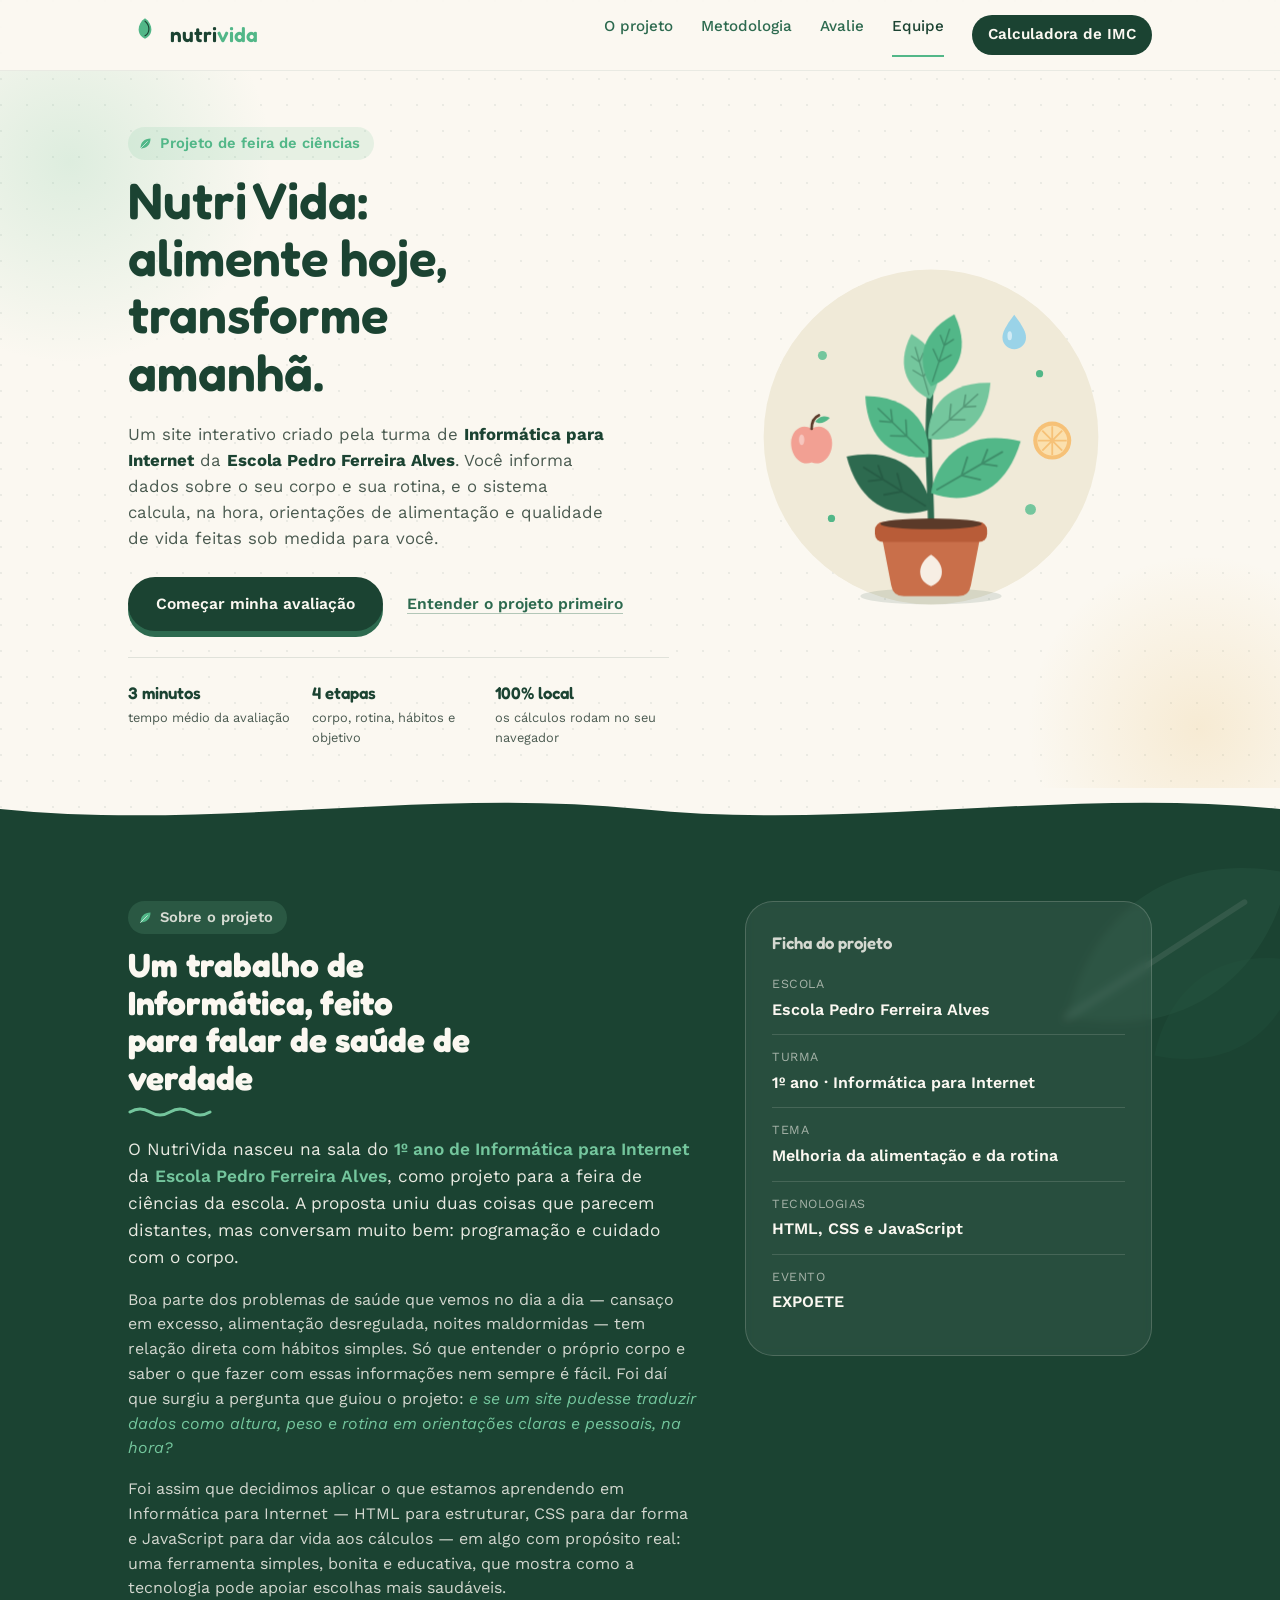
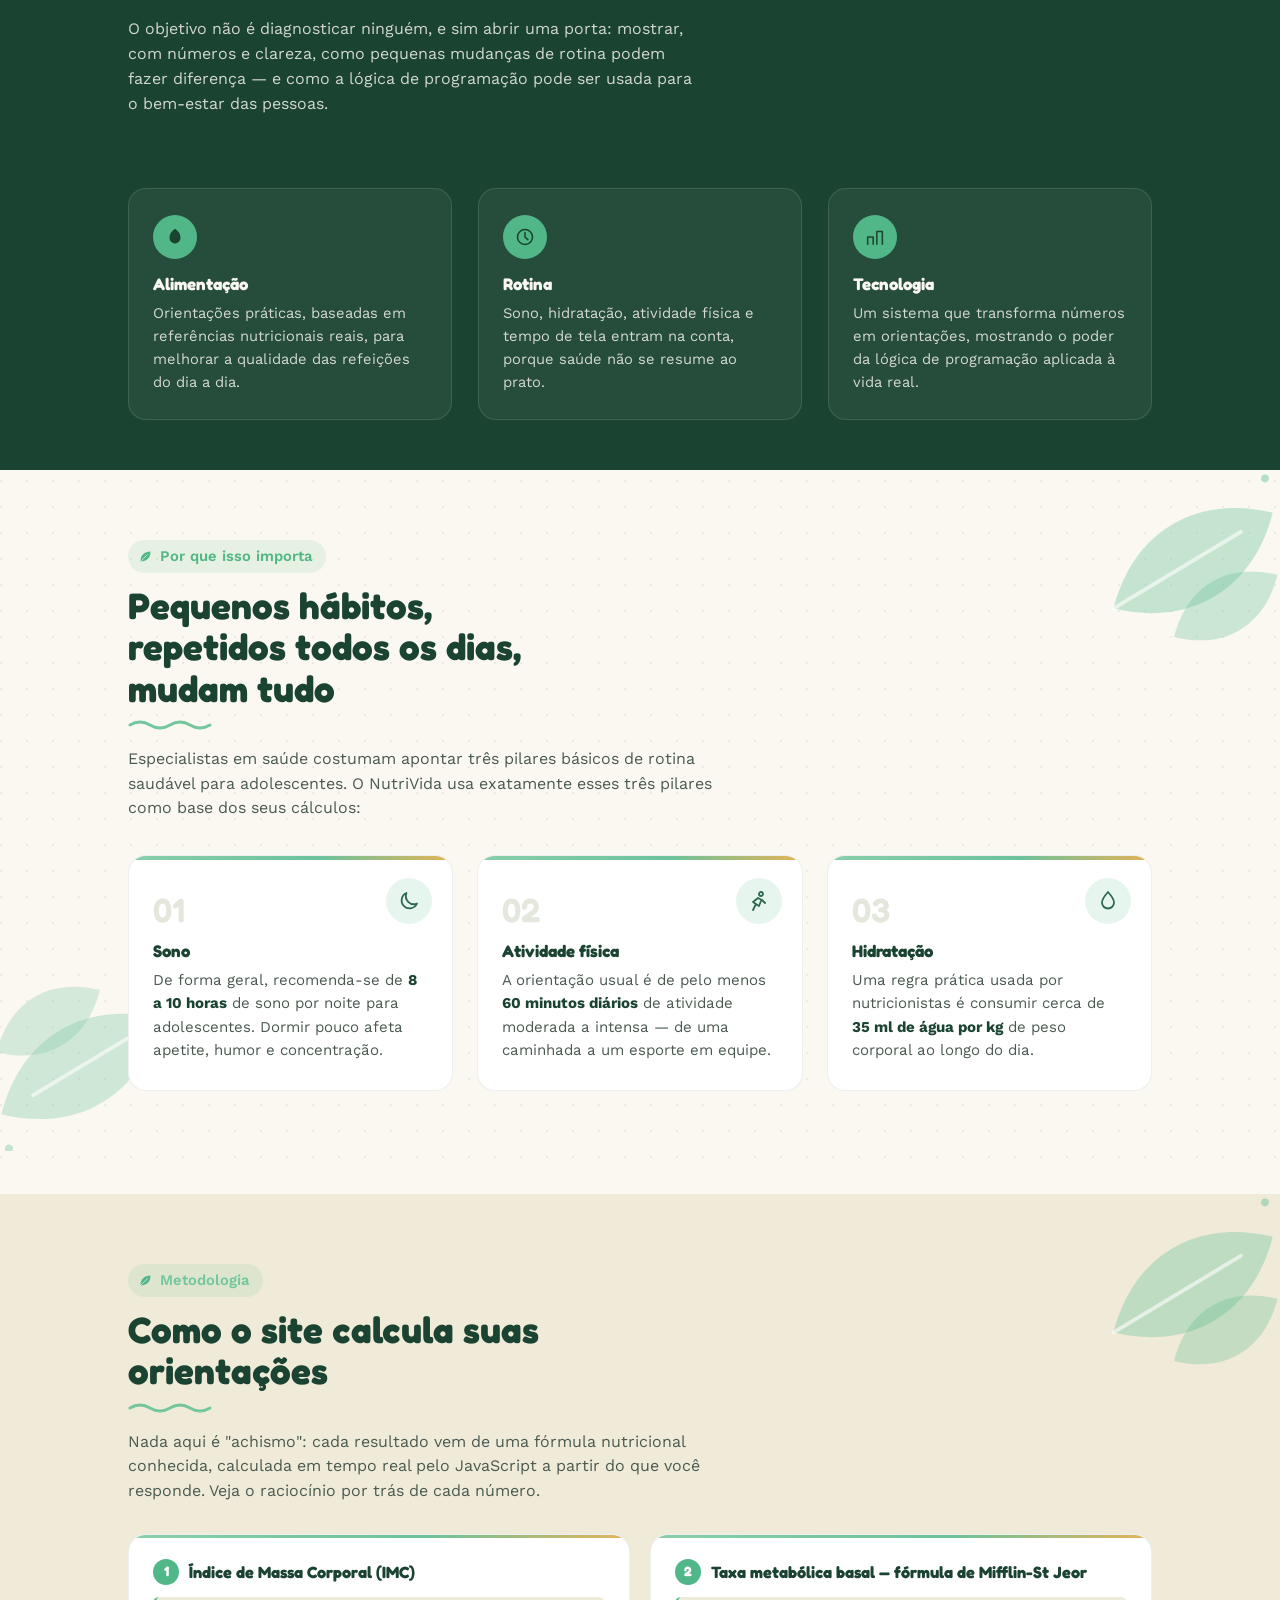
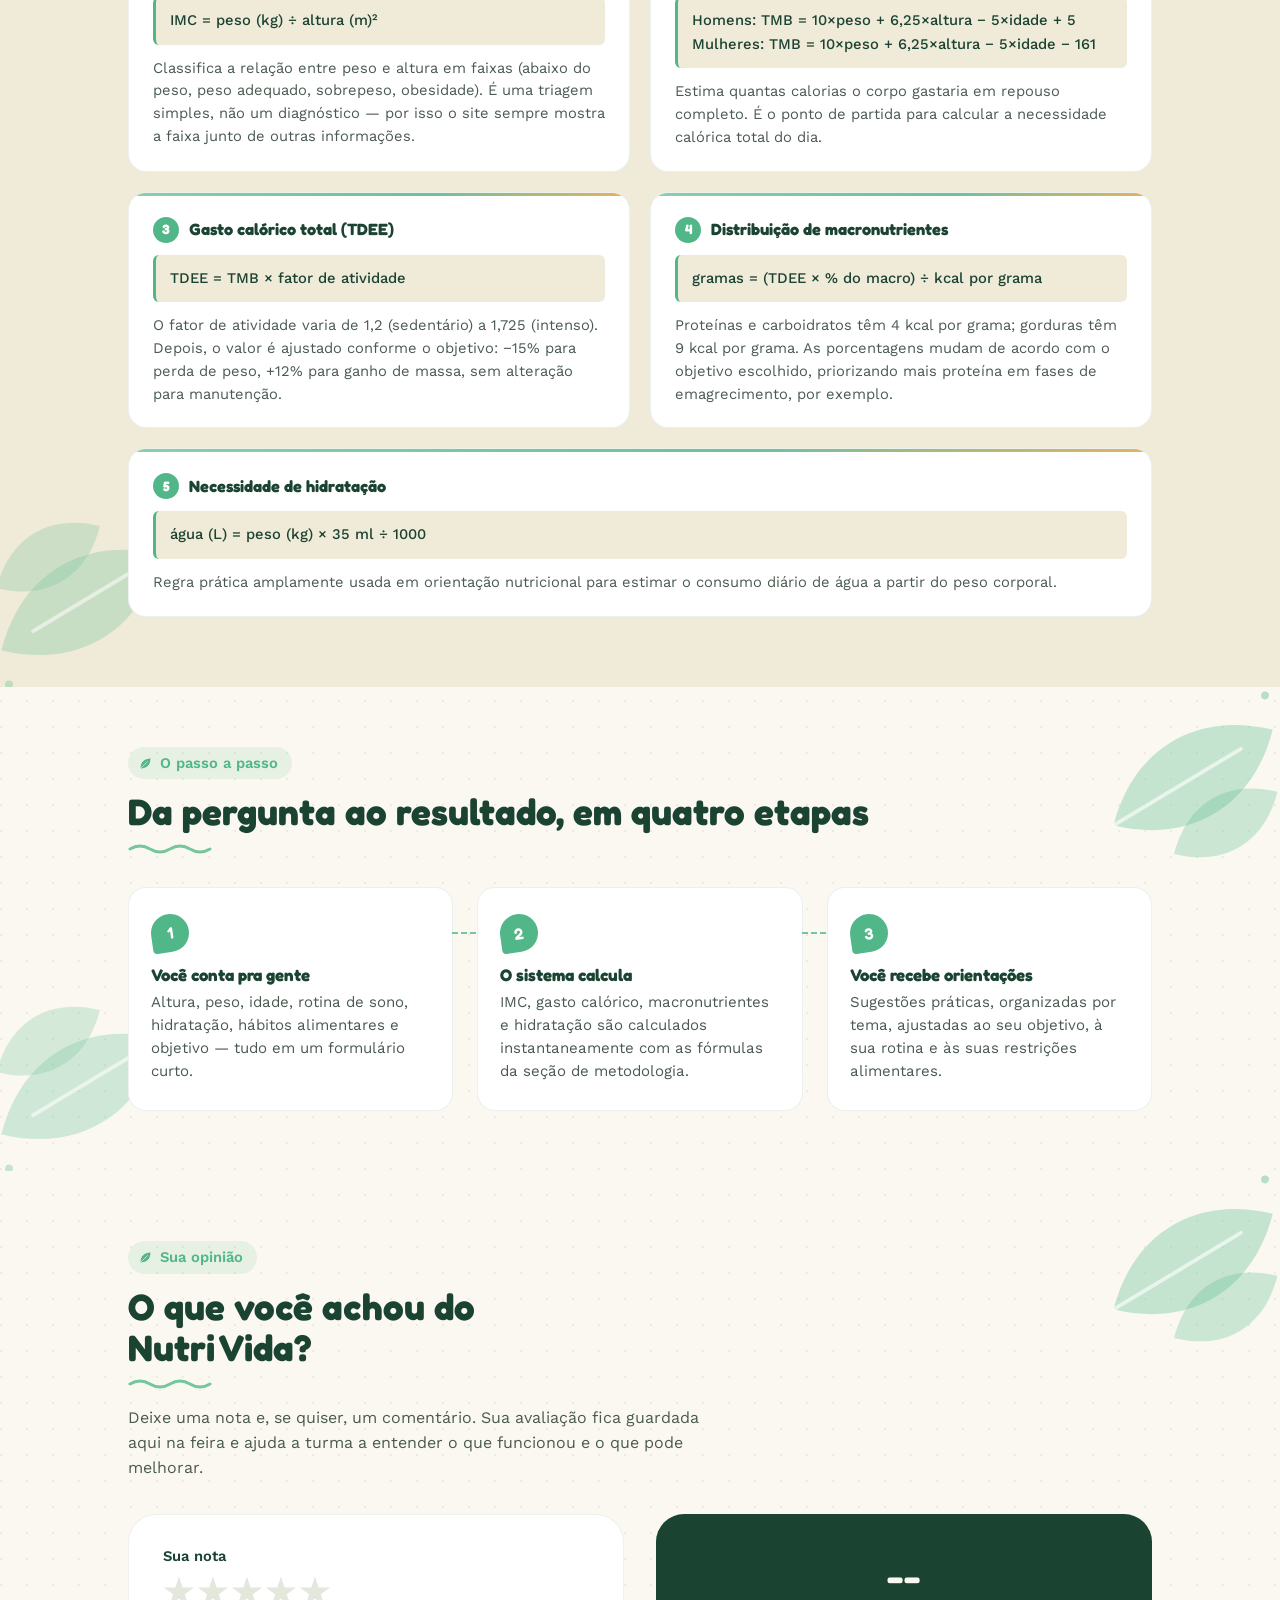
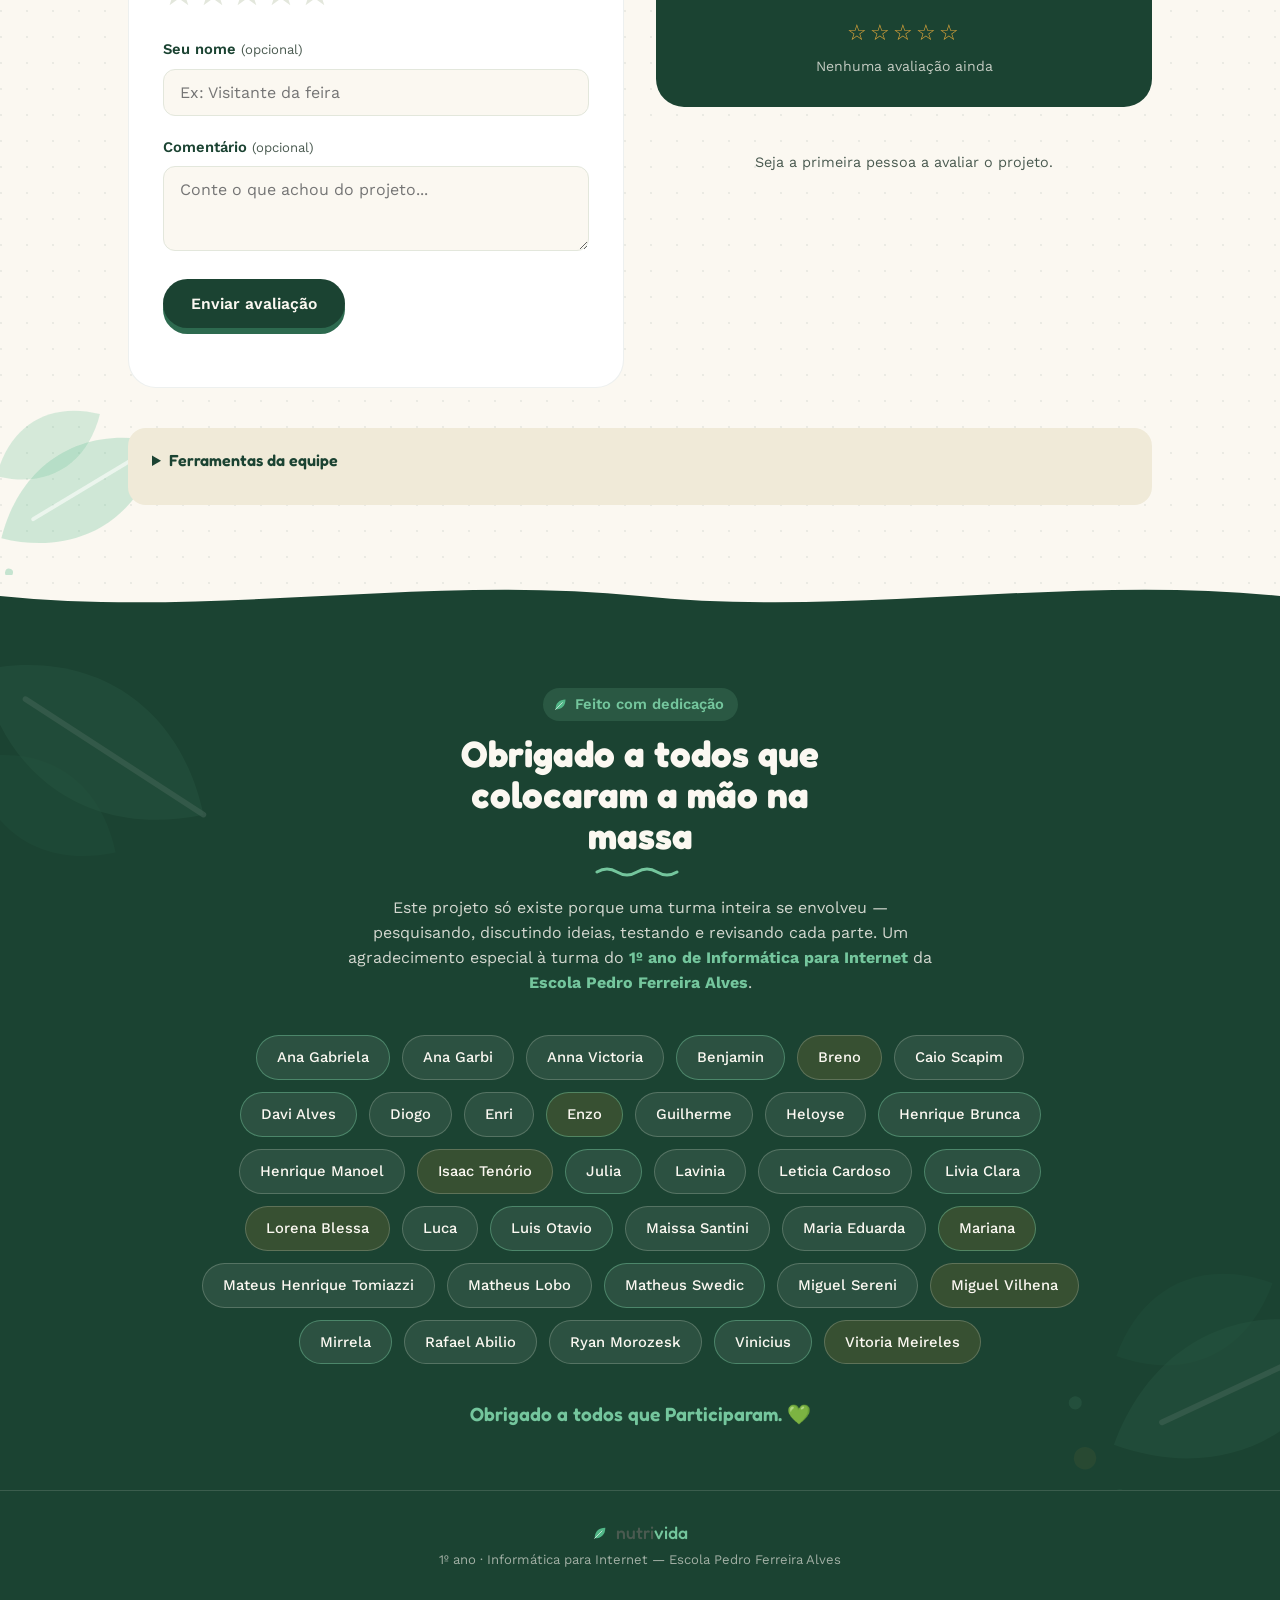
<file: index.html>
<!DOCTYPE html>
<html lang="pt-BR">
<head>
<meta charset="UTF-8">
<meta name="viewport" content="width=device-width, initial-scale=1.0">
<title>Nutri Vida — Alimente hoje, transforme amanhã</title>
<meta name="description" content="Projeto Expoete 1º Informática para Internet, Escola Pedro Ferreira Alves: um site interativo que transforma dados de corpo e rotina em orientações de alimentação e qualidade de vida.">
<link rel="icon" type="image/svg+xml" href="favicon.svg">
<link rel="preconnect" href="https://fonts.googleapis.com">
<link rel="preconnect" href="https://fonts.gstatic.com" crossorigin>
<link href="https://fonts.googleapis.com/css2?family=Fredoka:wght@500;600;700&family=Work+Sans:ital,wght@0,400;0,500;0,600;1,400&display=swap" rel="stylesheet">
<link rel="stylesheet" href="style.css">
</head>
<body>

<a class="skip-link" href="#conteudo">Pular para o conteúdo</a>

<header class="site-header">
  <div class="wrap header-inner">
    <a href="#topo" class="brand">
      <span class="brand-mark" aria-hidden="true">
        <svg viewBox="0 0 48 48" width="34" height="34">
          <path d="M24 6c6 4 9 10 9 16 0 6-4 11-9 13-5-2-9-7-9-13 0-6 3-12 9-16Z" fill="var(--leaf)"/>
          <path d="M24 10c3.5 3 5.5 7 5.5 11 0 4.3-2.6 8-5.5 9.6" fill="none" stroke="var(--forest)" stroke-width="1.6" stroke-linecap="round"/>
        </svg>
      </span>
      <span class="brand-word">nutri<span class="brand-word-accent">vida</span></span>
    </a>
    <nav class="main-nav" aria-label="Navegação principal">
      <a data-nav href="#projeto">O projeto</a>
      <a data-nav href="#metodologia">Metodologia</a>
      <a data-nav href="#avaliacoes">Avalie</a>
      <a data-nav href="#equipe">Equipe</a>
      <a class="nav-cta" href="calculadora.html">Calculadora de IMC</a>
    </nav>
    <button type="button" class="nav-toggle" id="nav-toggle" aria-expanded="false" aria-controls="mobile-nav" aria-label="Abrir menu">
      <span></span><span></span><span></span>
    </button>
  </div>
  <nav id="mobile-nav" class="mobile-nav" aria-label="Navegação móvel">
    <a href="#projeto">O projeto</a>
    <a href="#metodologia">Metodologia</a>
    <a href="#avaliacoes">Avalie</a>
    <a href="#equipe">Equipe</a>
    <a class="nav-cta" href="calculadora.html">Calculadora de IMC</a>
  </nav>
</header>

<main id="conteudo">

  <section class="hero" id="topo">
    <div class="wrap hero-inner">
      <div class="hero-copy reveal">
        <p class="hero-kicker">Projeto de feira de ciências</p>
        <h1>Nutri Vida: alimente hoje,<br>transforme amanhã.</h1>
        <p class="hero-lead">Um site interativo criado pela turma de <strong>Informática para Internet</strong> da <strong>Escola Pedro Ferreira Alves</strong>. Você informa dados sobre o seu corpo e sua rotina, e o sistema calcula, na hora, orientações de alimentação e qualidade de vida feitas sob medida para você.</p>
        <div class="hero-actions">
          <a href="calculadora.html" class="btn btn-primary">Começar minha avaliação</a>
          <a href="#projeto" class="btn btn-text">Entender o projeto primeiro</a>
        </div>
        <dl class="hero-facts">
          <div>
            <dt>3 minutos</dt>
            <dd>tempo médio da avaliação</dd>
          </div>
          <div>
            <dt>4 etapas</dt>
            <dd>corpo, rotina, hábitos e objetivo</dd>
          </div>
          <div>
            <dt>100% local</dt>
            <dd>os cálculos rodam no seu navegador</dd>
          </div>
        </dl>
      </div>
      <div class="hero-art" aria-hidden="true">
        <svg viewBox="0 0 420 420" class="hero-svg">
          <defs>
            <!-- folha desenhada com a base na origem (0,0), apontando para cima -->
            <g id="folha">
              <path d="M0 0 C 20 -16 36 -50 0 -88 C -36 -50 -20 -16 0 0Z"/>
              <path class="folha-nervura" d="M0 -6 L0 -70 M0 -30 L11 -42 M0 -30 L-11 -42 M0 -50 L8 -60 M0 -50 L-8 -60"/>
            </g>
          </defs>

          <circle cx="210" cy="210" r="185" fill="var(--cream-deep)"/>
          <ellipse cx="210" cy="386" rx="78" ry="9" fill="rgba(27,67,50,0.12)"/>

          <g class="planta">
            <!-- caule -->
            <path d="M210 306 C 210 262 204 214 210 150" fill="none" stroke="var(--mid)" stroke-width="7" stroke-linecap="round"/>

            <!-- folhas: o grupo de fora posiciona, o de dentro balança a partir da base -->
            <g transform="translate(210 290) rotate(-58) scale(1.25)"><g class="folha-mov m1"><use href="#folha" fill="var(--mid)"/></g></g>
            <g transform="translate(210 272) rotate(60) scale(1.3)"><g class="folha-mov m2"><use href="#folha" fill="var(--leaf)"/></g></g>
            <g transform="translate(207 232) rotate(-46) scale(1.1)"><g class="folha-mov m3"><use href="#folha" fill="var(--leaf)"/></g></g>
            <g transform="translate(207 212) rotate(48) scale(1.05)"><g class="folha-mov m4"><use href="#folha" fill="var(--mint)"/></g></g>
            <g transform="translate(209 168) rotate(-16) scale(0.85)"><g class="folha-mov m5"><use href="#folha" fill="var(--mint)"/></g></g>
            <g transform="translate(210 154) rotate(18) scale(0.95)"><g class="folha-mov m6"><use href="#folha" fill="var(--leaf)"/></g></g>
          </g>

          <!-- vaso -->
          <path d="M156 322 L264 322 L254 374 Q252 386 240 386 L180 386 Q168 386 166 374 Z" fill="#C96F4A"/>
          <rect x="148" y="304" width="124" height="22" rx="9" fill="#B85C38"/>
          <ellipse cx="210" cy="306" rx="56" ry="6" fill="#5B3A29"/>
          <path d="M210 340 c8 5 12 12 12 19 0 8-5 13-12 16 -7-3-12-8-12-16 0-7 4-14 12-19Z" fill="var(--cream)" opacity="0.92"/>

          <g class="frutas">
            <g transform="translate(78 214)"><g class="fruta"><path d="M0 -13C-12 -21 -26 -9 -22 9C-19 22 -8 28 0 24C8 28 19 22 22 9C26 -9 12 -21 0 -13Z" fill="#F2A093"/><path d="M0 -13C0 -21 3 -26 8 -28" stroke="#5B3A29" stroke-width="3" fill="none" stroke-linecap="round"/><path d="M4 -21C10 -29 18 -27 20 -25C14 -19 8 -18 4 -21Z" fill="var(--leaf)"/><ellipse cx="-11" cy="-1" rx="3" ry="6" fill="#fff" opacity=".4"/></g></g>
            <g transform="translate(344 214)"><g class="fruta f2"><circle r="21" fill="#F6C177"/><circle r="16.5" fill="#FBE0AE"/><path d="M0 -16V16M-16 0H16M-11 -11L11 11M11 -11L-11 11" stroke="#F6C177" stroke-width="2"/></g></g>
            <g transform="translate(302 92)"><g class="fruta f3"><path d="M0 -17C10 -4 13 3 13 8A13 13 0 0 1 -13 8C-13 3 -10 -4 0 -17Z" fill="#9AD3E8"/><ellipse cx="-5" cy="6" rx="2.5" ry="5" fill="#fff" opacity=".55"/></g></g>
          </g>

          <g class="orbit-dots">
            <circle cx="90" cy="120" r="5" fill="var(--mint)"/>
            <circle cx="330" cy="140" r="4" fill="var(--leaf)"/>
            <circle cx="100" cy="300" r="4" fill="var(--leaf)"/>
            <circle cx="320" cy="290" r="6" fill="var(--mint)"/>
          </g>
        </svg>
      </div>
    </div>
  </section>

  <div class="divider divider-a" aria-hidden="true">
    <svg viewBox="0 0 1200 60" preserveAspectRatio="none"><path d="M0 30 C 200 60 400 0 600 30 C 800 60 1000 0 1200 30 L1200 60 L0 60 Z"></path></svg>
  </div>

  <section class="project" id="projeto">
    <div class="wrap project-inner">
      <div class="project-copy reveal">
        <p class="section-kicker section-kicker-light">Sobre o projeto</p>
        <h2>Um trabalho de Informática, feito para falar de saúde de verdade</h2>
        <p class="project-lead">O NutriVida nasceu na sala do <strong>1º ano de Informática para Internet</strong> da <strong>Escola Pedro Ferreira Alves</strong>, como projeto para a feira de ciências da escola. A proposta uniu duas coisas que parecem distantes, mas conversam muito bem: programação e cuidado com o corpo.</p>
        <p>Boa parte dos problemas de saúde que vemos no dia a dia — cansaço em excesso, alimentação desregulada, noites maldormidas — tem relação direta com hábitos simples. Só que entender o próprio corpo e saber o que fazer com essas informações nem sempre é fácil. Foi daí que surgiu a pergunta que guiou o projeto: <em>e se um site pudesse traduzir dados como altura, peso e rotina em orientações claras e pessoais, na hora?</em></p>
        <p>Foi assim que decidimos aplicar o que estamos aprendendo em Informática para Internet — HTML para estruturar, CSS para dar forma e JavaScript para dar vida aos cálculos — em algo com propósito real: uma ferramenta simples, bonita e educativa, que mostra como a tecnologia pode apoiar escolhas mais saudáveis.</p>
        <p>O objetivo não é diagnosticar ninguém, e sim abrir uma porta: mostrar, com números e clareza, como pequenas mudanças de rotina podem fazer diferença — e como a lógica de programação pode ser usada para o bem-estar das pessoas.</p>
      </div>

      <aside class="project-card reveal" aria-label="Ficha do projeto">
        <p class="project-card-label">Ficha do projeto</p>
        <dl>
          <div class="project-card-row">
            <dt>Escola</dt>
            <dd>Escola Pedro Ferreira Alves</dd>
          </div>
          <div class="project-card-row">
            <dt>Turma</dt>
            <dd>1º ano · Informática para Internet</dd>
          </div>
          <div class="project-card-row">
            <dt>Tema</dt>
            <dd>Melhoria da alimentação e da rotina</dd>
          </div>
          <div class="project-card-row">
            <dt>Tecnologias</dt>
            <dd>HTML, CSS e JavaScript</dd>
          </div>
          <div class="project-card-row">
            <dt>Evento</dt>
            <dd>EXPOETE</dd>
          </div>
        </dl>
      </aside>
    </div>

    <div class="wrap">
      <div class="pillars">
        <div class="pillar reveal">
          <span class="pillar-icon" aria-hidden="true">
            <svg viewBox="0 0 24 24"><path class="icon-filled" d="M12 3c4 2.5 6 6 6 10a6 6 0 0 1-12 0c0-4 2-7.5 6-10Z"/></svg>
          </span>
          <h3>Alimentação</h3>
          <p>Orientações práticas, baseadas em referências nutricionais reais, para melhorar a qualidade das refeições do dia a dia.</p>
        </div>
        <div class="pillar reveal">
          <span class="pillar-icon" aria-hidden="true">
            <svg viewBox="0 0 24 24"><circle cx="12" cy="12" r="8.2"/><path d="M12 7.2v5l3.2 2.6"/></svg>
          </span>
          <h3>Rotina</h3>
          <p>Sono, hidratação, atividade física e tempo de tela entram na conta, porque saúde não se resume ao prato.</p>
        </div>
        <div class="pillar reveal">
          <span class="pillar-icon" aria-hidden="true">
            <svg viewBox="0 0 24 24"><path d="M4 20 L4 12 L10 12 L10 20 M14 20 L14 6 L20 6 L20 20"/></svg>
          </span>
          <h3>Tecnologia</h3>
          <p>Um sistema que transforma números em orientações, mostrando o poder da lógica de programação aplicada à vida real.</p>
        </div>
      </div>
    </div>
  </section>

  <section class="reasons" id="importancia">
    <div class="wrap">
      <p class="section-kicker">Por que isso importa</p>
      <h2 class="reveal">Pequenos hábitos, repetidos todos os dias, mudam tudo</h2>
      <p class="reasons-lead reveal">Especialistas em saúde costumam apontar três pilares básicos de rotina saudável para adolescentes. O NutriVida usa exatamente esses três pilares como base dos seus cálculos:</p>

      <div class="reasons-grid">
        <div class="reason-card reveal">
          <span class="reason-icon" aria-hidden="true"><svg viewBox="0 0 24 24"><path d="M20 14.5A8 8 0 0 1 9.5 4a8 8 0 1 0 10.5 10.5Z"/></svg></span>
          <span class="reason-number">01</span>
          <h3>Sono</h3>
          <p>De forma geral, recomenda-se de <strong>8 a 10 horas</strong> de sono por noite para adolescentes. Dormir pouco afeta apetite, humor e concentração.</p>
        </div>
        <div class="reason-card reveal">
          <span class="reason-icon" aria-hidden="true"><svg viewBox="0 0 24 24"><circle cx="14" cy="5" r="2"/><path d="M6 21l3-6 3 2 2-5M9 15l-3-2 5-4 4 2 3 3"/></svg></span>
          <span class="reason-number">02</span>
          <h3>Atividade física</h3>
          <p>A orientação usual é de pelo menos <strong>60 minutos diários</strong> de atividade moderada a intensa — de uma caminhada a um esporte em equipe.</p>
        </div>
        <div class="reason-card reveal">
          <span class="reason-icon" aria-hidden="true"><svg viewBox="0 0 24 24"><path d="M12 3c4 4.5 6 7.5 6 10.5a6 6 0 0 1-12 0C6 10.5 8 7.5 12 3Z"/></svg></span>
          <span class="reason-number">03</span>
          <h3>Hidratação</h3>
          <p>Uma regra prática usada por nutricionistas é consumir cerca de <strong>35 ml de água por kg</strong> de peso corporal ao longo do dia.</p>
        </div>
      </div>
    </div>
  </section>

  <div class="divider divider-b" aria-hidden="true">
    <svg viewBox="0 0 1200 60" preserveAspectRatio="none"><path d="M0 30 C 200 0 400 60 600 30 C 800 0 1000 60 1200 30 L1200 60 L0 60 Z"></path></svg>
  </div>

  <section class="methodology" id="metodologia">
    <div class="wrap">
      <p class="section-kicker section-kicker-light">Metodologia</p>
      <h2 class="reveal">Como o site calcula suas orientações</h2>
      <p class="methodology-lead reveal">Nada aqui é "achismo": cada resultado vem de uma fórmula nutricional conhecida, calculada em tempo real pelo JavaScript a partir do que você responde. Veja o raciocínio por trás de cada número.</p>

      <div class="formula-list">
        <article class="formula-card reveal">
          <h3><span class="formula-index">1</span> Índice de Massa Corporal (IMC)</h3>
          <p class="formula-expr">IMC = peso (kg) ÷ altura (m)²</p>
          <p>Classifica a relação entre peso e altura em faixas (abaixo do peso, peso adequado, sobrepeso, obesidade). É uma triagem simples, não um diagnóstico — por isso o site sempre mostra a faixa junto de outras informações.</p>
        </article>

        <article class="formula-card reveal">
          <h3><span class="formula-index">2</span> Taxa metabólica basal — fórmula de Mifflin-St Jeor</h3>
          <p class="formula-expr">Homens: TMB = 10×peso + 6,25×altura − 5×idade + 5<br>Mulheres: TMB = 10×peso + 6,25×altura − 5×idade − 161</p>
          <p>Estima quantas calorias o corpo gastaria em repouso completo. É o ponto de partida para calcular a necessidade calórica total do dia.</p>
        </article>

        <article class="formula-card reveal">
          <h3><span class="formula-index">3</span> Gasto calórico total (TDEE)</h3>
          <p class="formula-expr">TDEE = TMB × fator de atividade</p>
          <p>O fator de atividade varia de 1,2 (sedentário) a 1,725 (intenso). Depois, o valor é ajustado conforme o objetivo: −15% para perda de peso, +12% para ganho de massa, sem alteração para manutenção.</p>
        </article>

        <article class="formula-card reveal">
          <h3><span class="formula-index">4</span> Distribuição de macronutrientes</h3>
          <p class="formula-expr">gramas = (TDEE × % do macro) ÷ kcal por grama</p>
          <p>Proteínas e carboidratos têm 4 kcal por grama; gorduras têm 9 kcal por grama. As porcentagens mudam de acordo com o objetivo escolhido, priorizando mais proteína em fases de emagrecimento, por exemplo.</p>
        </article>

        <article class="formula-card reveal">
          <h3><span class="formula-index">5</span> Necessidade de hidratação</h3>
          <p class="formula-expr">água (L) = peso (kg) × 35 ml ÷ 1000</p>
          <p>Regra prática amplamente usada em orientação nutricional para estimar o consumo diário de água a partir do peso corporal.</p>
        </article>
      </div>
    </div>
  </section>

  <section class="how" id="como-funciona">
    <div class="wrap">
      <p class="section-kicker">O passo a passo</p>
      <h2 class="reveal">Da pergunta ao resultado, em quatro etapas</h2>
      <ol class="how-steps">
        <li class="reveal">
          <span class="step-leaf" aria-hidden="true">1</span>
          <h3>Você conta pra gente</h3>
          <p>Altura, peso, idade, rotina de sono, hidratação, hábitos alimentares e objetivo — tudo em um formulário curto.</p>
        </li>
        <li class="reveal">
          <span class="step-leaf" aria-hidden="true">2</span>
          <h3>O sistema calcula</h3>
          <p>IMC, gasto calórico, macronutrientes e hidratação são calculados instantaneamente com as fórmulas da seção de metodologia.</p>
        </li>
        <li class="reveal">
          <span class="step-leaf" aria-hidden="true">3</span>
          <h3>Você recebe orientações</h3>
          <p>Sugestões práticas, organizadas por tema, ajustadas ao seu objetivo, à sua rotina e às suas restrições alimentares.</p>
        </li>
      </ol>
    </div>
  </section>

  <section class="ratings" id="avaliacoes">
    <div class="wrap">
      <p class="section-kicker">Sua opinião</p>
      <h2 class="reveal">O que você achou do Nutri Vida?</h2>
      <p class="ratings-lead reveal">Deixe uma nota e, se quiser, um comentário. Sua avaliação fica guardada aqui na feira e ajuda a turma a entender o que funcionou e o que pode melhorar.</p>

      <div class="ratings-grid">
        <form id="rating-form" class="rating-form reveal" novalidate>
          <div class="field">
            <label id="nota-label">Sua nota</label>
            <div class="star-input" role="radiogroup" aria-labelledby="nota-label">
              <input type="radio" id="nota-5" name="nota" value="5">
              <label for="nota-5" title="5 estrelas">★</label>
              <input type="radio" id="nota-4" name="nota" value="4">
              <label for="nota-4" title="4 estrelas">★</label>
              <input type="radio" id="nota-3" name="nota" value="3">
              <label for="nota-3" title="3 estrelas">★</label>
              <input type="radio" id="nota-2" name="nota" value="2">
              <label for="nota-2" title="2 estrelas">★</label>
              <input type="radio" id="nota-1" name="nota" value="1">
              <label for="nota-1" title="1 estrela">★</label>
            </div>
            <p class="field-error" id="nota-error">Escolha uma nota de 1 a 5 estrelas.</p>
          </div>

          <div class="field">
            <label for="avaliador-nome">Seu nome <span class="opcional">(opcional)</span></label>
            <input type="text" id="avaliador-nome" name="nome" maxlength="40" placeholder="Ex: Visitante da feira">
          </div>

          <div class="field">
            <label for="avaliador-comentario">Comentário <span class="opcional">(opcional)</span></label>
            <textarea id="avaliador-comentario" name="comentario" maxlength="300" rows="3" placeholder="Conte o que achou do projeto..."></textarea>
          </div>

          <button type="submit" class="btn btn-primary">Enviar avaliação</button>
          <p class="rating-feedback" id="rating-feedback" role="status" aria-live="polite"></p>
        </form>

        <div class="ratings-summary reveal">
          <div class="ratings-average">
            <span id="average-value">--</span>
            <div class="average-stars" id="average-stars" aria-hidden="true"></div>
            <p id="ratings-count">Nenhuma avaliação ainda</p>
          </div>
          <ul class="testimonial-list" id="testimonial-list"></ul>
        </div>
      </div>

      <details class="admin-tools">
        <summary>Ferramentas da equipe</summary>
        <p>As avaliações ficam salvas apenas neste navegador/dispositivo. Use os botões abaixo no computador da feira para recolher os dados no fim do dia.</p>
        <div class="admin-actions">
          <button type="button" class="btn btn-ghost" id="export-csv-btn">Baixar avaliações (.csv)</button>
          <button type="button" class="btn btn-text" id="clear-ratings-btn">Apagar avaliações salvas</button>
        </div>
      </details>
    </div>
  </section>

  <div class="divider divider-a" aria-hidden="true">
    <svg viewBox="0 0 1200 60" preserveAspectRatio="none"><path d="M0 30 C 200 60 400 0 600 30 C 800 60 1000 0 1200 30 L1200 60 L0 60 Z"></path></svg>
  </div>

  <section class="credits" id="equipe">
    <div class="wrap">
      <p class="section-kicker section-kicker-light">Feito com dedicação</p>
      <h2>Obrigado a todos que colocaram a mão na massa</h2>
      <p class="credits-lead">Este projeto só existe porque uma turma inteira se envolveu — pesquisando, discutindo ideias, testando e revisando cada parte. Um agradecimento especial à turma do <strong>1º ano de Informática para Internet</strong> da <strong>Escola Pedro Ferreira Alves</strong>.</p>

      <ul class="credits-grid">
        <li>Ana Gabriela</li>
        <li>Ana Garbi</li>
        <li>Anna Victoria</li>
        <li>Benjamin</li>
        <li>Breno</li>
        <li>Caio Scapim</li>
        <li>Davi Alves</li>
        <li>Diogo</li>
        <li>Enri</li>
        <li>Enzo</li>
        <li>Guilherme</li>
        <li>Heloyse</li>
        <li>Henrique Brunca</li>
        <li>Henrique Manoel</li>
        <li>Isaac Tenório</li>
        <li>Julia</li>
        <li>Lavinia</li>
        <li>Leticia Cardoso</li>
        <li>Livia Clara</li>
        <li>Lorena Blessa</li>
        <li>Luca</li>
        <li>Luis Otavio</li>
        <li>Maissa Santini</li>
        <li>Maria Eduarda</li>
        <li>Mariana</li>
        <li>Mateus Henrique Tomiazzi</li>
        <li>Matheus Lobo</li>
        <li>Matheus Swedic</li>
        <li>Miguel Sereni</li>
        <li>Miguel Vilhena</li>
        <li>Mirrela</li>
        <li>Rafael Abilio</li>
        <li>Ryan Morozesk</li>
        <li>Vinicius</li>
        <li>Vitoria Meireles</li>

      </ul>

      <p class="credits-signoff">Obrigado a todos que Participaram.  💚</p>
    </div>
  </section>

</main>

<footer class="site-footer">
  <div class="wrap footer-inner">
    <p class="footer-brand">nutri<span class="brand-word-accent">vida</span></p>
    <p class="footer-meta">1º ano · Informática para Internet — Escola Pedro Ferreira Alves</p>
  </div>
</footer>

<button type="button" class="back-to-top" id="back-to-top" aria-label="Voltar ao topo">
  <svg viewBox="0 0 24 24"><path d="M12 19V6M6 12l6-6 6 6"/></svg>
</button>

<script src="script.js"></script>
</body>
</html>
</file>
<file: style.css>
/* ===== Design tokens ===== */
:root {
  --forest: #1B4332;
  --mid: #2D6A4F;
  --leaf: #52B788;
  --mint: #74C69D;
  --cream: #FBF8F1;
  --cream-deep: #F0EAD8;
  --ink: #16241C;
  --ink-soft: #4A5A50;
  --track: #E3E7DC;
  --white: #FFFFFF;
  --gold: #E0A63A;
  --danger: #C1502E;
  --radius-lg: 28px;
  --radius-md: 18px;
  --radius-sm: 12px;
  --font-display: "Fredoka", "Work Sans", sans-serif;
  --font-body: "Work Sans", sans-serif;
}

@media (prefers-reduced-motion: reduce) {
  *, *::before, *::after {
    animation-duration: 0.001ms !important;
    animation-iteration-count: 1 !important;
    transition-duration: 0.001ms !important;
    scroll-behavior: auto !important;
  }
}

* { box-sizing: border-box; }

html { scroll-behavior: smooth; }

body {
  margin: 0;
  font-family: var(--font-body);
  color: var(--ink);
  background:
    radial-gradient(circle at 1px 1px, rgba(27, 67, 50, 0.07) 1px, transparent 0) 0 0/26px 26px,
    var(--cream);
  line-height: 1.55;
  -webkit-font-smoothing: antialiased;
}

.wrap {
  max-width: 1080px;
  margin: 0 auto;
  padding: 0 28px;
}

h1, h2, h3, .brand-word {
  font-family: var(--font-display);
  color: var(--forest);
  margin: 0;
  line-height: 1.12;
}

h2 { font-size: clamp(1.7rem, 3vw, 2.3rem); margin-bottom: 14px; }
h3 { font-size: 1.05rem; }

p { color: var(--ink-soft); }

a { color: inherit; }

em { color: var(--forest); font-style: italic; }

:focus-visible {
  outline: 3px solid var(--mint);
  outline-offset: 3px;
}

.section-kicker {
  display: inline-block;
  color: var(--leaf);
  font-weight: 600;
  font-size: 0.92rem;
  margin: 0 0 12px;
}

.section-kicker-light { color: var(--mint); }

.skip-link {
  position: absolute;
  left: -9999px;
  top: 0;
  background: var(--forest);
  color: var(--cream);
  padding: 12px 20px;
  border-radius: 0 0 var(--radius-sm) 0;
  z-index: 100;
}

.skip-link:focus { left: 0; }

/* ===== Scroll reveal ===== */
.reveal {
  opacity: 0;
  transform: translateY(16px);
  transition: opacity 0.6s ease, transform 0.6s ease;
}

.reveal.is-visible {
  opacity: 1;
  transform: translateY(0);
}

/* ===== Header ===== */
.site-header {
  position: sticky;
  top: 0;
  z-index: 30;
  backdrop-filter: blur(8px);
  background: rgba(251, 248, 241, 0.86);
  border-bottom: 1px solid rgba(27, 77, 50, 0.08);
}

.header-inner {
  display: flex;
  align-items: center;
  justify-content: space-between;
  padding-top: 14px;
  padding-bottom: 14px;
}

.brand {
  display: flex;
  align-items: center;
  gap: 8px;
  text-decoration: none;
}

.brand-word {
  font-size: 1.3rem;
  font-weight: 600;
  color: var(--forest);
}

.brand-word-accent { color: var(--leaf); }

.main-nav { display: flex; gap: 28px; }

.main-nav a {
  text-decoration: none;
  font-weight: 500;
  color: var(--mid);
  font-size: 0.95rem;
  position: relative;
  padding-bottom: 3px;
}

.main-nav a::after {
  content: "";
  position: absolute;
  left: 0; right: 0; bottom: -2px;
  height: 2px;
  background: var(--leaf);
  transform: scaleX(0);
  transform-origin: left;
  transition: transform 0.25s ease;
}

.main-nav a:hover::after,
.main-nav a.is-active::after { transform: scaleX(1); }

.main-nav a.is-active { color: var(--forest); }

.main-nav a.nav-cta {
  padding: 8px 16px;
  border-radius: 999px;
  background: var(--forest);
  color: var(--cream);
  font-weight: 600;
}

.main-nav a.nav-cta::after { display: none; }

.main-nav a.nav-cta:hover,
.main-nav a.nav-cta.is-active {
  background: var(--leaf);
  color: var(--forest);
}

.mobile-nav a.nav-cta {
  background: var(--forest);
  color: var(--cream);
  border-radius: 12px;
  border-top: none;
  text-align: center;
  margin-top: 6px;
}

.nav-toggle {
  display: none;
  flex-direction: column;
  justify-content: center;
  gap: 5px;
  width: 40px;
  height: 40px;
  border: none;
  background: none;
  cursor: pointer;
  padding: 0;
}

.nav-toggle span {
  display: block;
  width: 22px;
  height: 2px;
  background: var(--forest);
  margin: 0 auto;
  transition: transform 0.25s ease, opacity 0.25s ease;
}

.mobile-nav {
  display: none;
  flex-direction: column;
  padding: 6px 28px 18px;
  gap: 4px;
}

.mobile-nav a {
  text-decoration: none;
  color: var(--forest);
  font-weight: 500;
  padding: 10px 0;
  border-top: 1px solid rgba(27, 67, 50, 0.08);
}

.site-header.nav-open .mobile-nav { display: flex; }

/* ===== Buttons ===== */
.btn {
  display: inline-flex;
  align-items: center;
  justify-content: center;
  gap: 8px;
  font-family: var(--font-body);
  font-weight: 600;
  font-size: 0.98rem;
  padding: 13px 26px;
  border-radius: 999px;
  border: 2px solid transparent;
  cursor: pointer;
  text-decoration: none;
  transition: transform 0.15s ease, box-shadow 0.15s ease, background 0.15s ease;
}

.btn-primary {
  background: var(--forest);
  color: var(--cream);
  box-shadow: 0 6px 0 0 var(--mid);
}

.btn-primary:hover { transform: translateY(-2px); }
.btn-primary:active { transform: translateY(2px); box-shadow: 0 3px 0 0 var(--mid); }

.btn-ghost {
  background: transparent;
  color: var(--forest);
  border-color: var(--forest);
}

.btn-ghost:hover { background: rgba(27, 67, 50, 0.06); }

.btn-text {
  background: none;
  border: none;
  color: var(--mid);
  font-weight: 600;
  padding: 13px 6px;
  text-decoration: underline;
  text-decoration-color: rgba(45, 106, 79, 0.35);
  text-underline-offset: 4px;
  box-shadow: none;
}

.btn-text:hover { text-decoration-color: var(--mid); transform: none; }

.link-btn {
  background: none;
  border: none;
  padding: 0;
  color: var(--forest);
  font-weight: 600;
  text-decoration: underline;
  text-underline-offset: 3px;
  cursor: pointer;
  font-size: inherit;
  font-family: inherit;
}

.hero-actions {
  display: flex;
  align-items: center;
  flex-wrap: wrap;
  gap: 6px 18px;
  margin-bottom: 26px;
}

/* ===== Hero ===== */
.hero { padding: 56px 0 40px; }

.hero-inner {
  display: grid;
  grid-template-columns: 1.1fr 0.9fr;
  align-items: center;
  gap: 40px;
}

.hero-kicker {
  color: var(--leaf);
  font-weight: 600;
  font-size: 0.92rem;
  margin: 0 0 12px;
}

.hero h1 {
  font-size: clamp(2.2rem, 4.4vw, 3.2rem);
  font-weight: 600;
  max-width: 14ch;
}

.hero-lead {
  max-width: 48ch;
  margin: 20px 0 26px;
  font-size: 1.05rem;
}

.hero-lead strong { color: var(--forest); }

.hero-facts {
  display: grid;
  grid-template-columns: repeat(3, auto);
  gap: 22px;
  margin: 0;
  padding-top: 22px;
  border-top: 1px solid rgba(27, 67, 50, 0.12);
}

.hero-facts dt {
  font-family: var(--font-display);
  color: var(--forest);
  font-weight: 600;
  font-size: 1.05rem;
}

.hero-facts dd {
  margin: 2px 0 0;
  font-size: 0.8rem;
  color: var(--ink-soft);
}

.hero-art { display: flex; justify-content: center; }
.hero-svg { width: 100%; max-width: 380px; }

.planta { transform-origin: 210px 306px; animation: crescer 1.1s cubic-bezier(.2,.8,.3,1) both; }
.folha-nervura { fill: none; stroke: rgba(27, 67, 50, 0.35); stroke-width: 1.6; stroke-linecap: round; }
/* balança a partir da base de cada folha (origem local = ponto de encaixe no caule) */
.folha-mov { transform-origin: 0 0; animation: sway 6s ease-in-out infinite; }
.folha-mov.m2 { animation-duration: 7s; animation-direction: reverse; }
.folha-mov.m3 { animation-duration: 5.5s; }
.folha-mov.m4 { animation-duration: 6.5s; animation-direction: reverse; }
.folha-mov.m5 { animation-duration: 5s; }
.folha-mov.m6 { animation-duration: 5.8s; animation-direction: reverse; }

@keyframes crescer {
  from { transform: scale(0.88); opacity: 0; }
  to { transform: scale(1); opacity: 1; }
}
@keyframes sway {
  0%, 100% { transform: rotate(-3deg); }
  50% { transform: rotate(3deg); }
}

.orbit-dots circle { animation: float 4s ease-in-out infinite; }
.orbit-dots circle:nth-child(2) { animation-delay: 0.8s; }
.orbit-dots circle:nth-child(3) { animation-delay: 1.6s; }
.orbit-dots circle:nth-child(4) { animation-delay: 2.4s; }
@keyframes float {
  0%, 100% { transform: translateY(0); opacity: 0.7; }
  50% { transform: translateY(-10px); opacity: 1; }
}

/* ===== Section dividers ===== */
.divider { line-height: 0; margin-top: -1px; }
.divider svg { display: block; width: 100%; height: 44px; }
.divider-a svg path { fill: var(--forest); }
.divider-b svg path { fill: var(--cream); }

/* ===== O Projeto ===== */
.project {
  background: var(--forest);
  color: var(--cream);
  padding: 70px 0 50px;
}

.project h2 {
  color: var(--cream);
  font-size: clamp(1.6rem, 3vw, 2.1rem);
  max-width: 18ch;
  margin-bottom: 18px;
}

.project p { color: rgba(251, 248, 241, 0.82); }
.project strong { color: var(--mint); font-weight: 600; }
.project em { color: var(--mint); }

.project-inner {
  display: grid;
  grid-template-columns: 1.4fr 1fr;
  gap: 48px;
  align-items: start;
}

.project-lead {
  font-size: 1.08rem;
  color: rgba(251, 248, 241, 0.92) !important;
}

.project-card {
  background: rgba(251, 248, 241, 0.06);
  border: 1px solid rgba(251, 248, 241, 0.18);
  border-radius: var(--radius-lg);
  padding: 28px 26px;
  backdrop-filter: blur(4px);
}

.project-card-label {
  font-family: var(--font-display);
  color: var(--mint);
  font-weight: 600;
  margin: 0 0 18px;
  font-size: 1.05rem;
}

.project-card dl { margin: 0; }

.project-card-row {
  padding: 12px 0;
  border-top: 1px solid rgba(251, 248, 241, 0.14);
}

.project-card-row:first-child { border-top: none; padding-top: 0; }

.project-card-row dt {
  font-size: 0.78rem;
  text-transform: uppercase;
  letter-spacing: 0.04em;
  color: rgba(251, 248, 241, 0.6);
  margin-bottom: 4px;
}

.project-card-row dd {
  margin: 0;
  font-weight: 600;
  color: var(--cream);
}

.pillars {
  margin-top: 56px;
  display: grid;
  grid-template-columns: repeat(3, 1fr);
  gap: 26px;
}

.pillar {
  padding: 26px 24px;
  border-radius: var(--radius-md);
  background: rgba(251, 248, 241, 0.05);
  border: 1px solid rgba(251, 248, 241, 0.12);
}

.pillar-icon {
  display: inline-flex;
  align-items: center;
  justify-content: center;
  width: 44px; height: 44px;
  border-radius: 50%;
  background: var(--leaf);
  margin-bottom: 16px;
}

.pillar-icon svg {
  width: 22px; height: 22px;
  fill: none;
  stroke: var(--forest);
  stroke-width: 1.7;
  stroke-linecap: round;
  stroke-linejoin: round;
}

.pillar-icon svg .icon-filled {
  fill: var(--forest);
  stroke: none;
}

.pillar h3 { color: var(--cream); margin-bottom: 8px; }
.pillar p { font-size: 0.92rem; margin: 0; }

/* ===== Reasons (por que isso importa) ===== */
.reasons { padding: 70px 0 60px; }

.reasons h2 { max-width: 22ch; }

.reasons-lead {
  max-width: 62ch;
  margin-bottom: 34px;
}

.reasons-grid {
  display: grid;
  grid-template-columns: repeat(3, 1fr);
  gap: 24px;
}

.reason-card {
  background: var(--white);
  border-radius: var(--radius-md);
  padding: 28px 24px;
  border: 1px solid rgba(27, 67, 50, 0.08);
  position: relative;
  overflow: hidden;
}

.reason-number {
  display: block;
  font-family: var(--font-display);
  font-size: 2.1rem;
  font-weight: 600;
  color: var(--track);
  margin-bottom: 6px;
}

.reason-card h3 { margin-bottom: 8px; }
.reason-card p { margin: 0; font-size: 0.94rem; }
.reason-card strong { color: var(--forest); }

/* ===== Methodology ===== */
.methodology {
  background: var(--cream-deep);
  padding: 70px 0;
}

.methodology h2 { max-width: 20ch; }

.methodology-lead {
  max-width: 62ch;
  margin-bottom: 30px;
}

.formula-list {
  display: grid;
  grid-template-columns: repeat(2, 1fr);
  gap: 20px;
}

.formula-card {
  background: var(--white);
  border-radius: var(--radius-md);
  padding: 24px 24px 22px;
  border: 1px solid rgba(27, 67, 50, 0.08);
}

.formula-card:last-child { grid-column: 1 / -1; }

.formula-card h3 {
  display: flex;
  align-items: center;
  gap: 10px;
  font-size: 1.02rem;
  margin-bottom: 12px;
}

.formula-index {
  display: inline-flex;
  align-items: center;
  justify-content: center;
  width: 26px; height: 26px;
  border-radius: 50%;
  background: var(--leaf);
  color: var(--white);
  font-size: 0.85rem;
  flex-shrink: 0;
}

.formula-expr {
  background: var(--cream-deep);
  border-left: 3px solid var(--leaf);
  border-radius: 6px;
  padding: 12px 14px;
  font-size: 0.92rem;
  color: var(--forest);
  font-weight: 500;
  margin: 0 0 12px;
  line-height: 1.6;
}

.formula-card p:last-child { margin: 0; font-size: 0.92rem; }

/* ===== How it works ===== */
.how { padding: 60px 0; }

.how-steps {
  list-style: none;
  margin: 32px 0 0;
  padding: 0;
  display: grid;
  grid-template-columns: repeat(3, 1fr);
  gap: 24px;
}

.how-steps li {
  background: var(--white);
  border-radius: var(--radius-md);
  padding: 26px 22px;
  border: 1px solid rgba(27, 67, 50, 0.08);
}

.step-leaf {
  display: inline-flex;
  align-items: center;
  justify-content: center;
  width: 38px; height: 38px;
  border-radius: 50% 50% 50% 4px;
  background: var(--leaf);
  color: var(--white);
  font-family: var(--font-display);
  font-weight: 600;
  margin-bottom: 14px;
  transform: rotate(-8deg);
}

.how-steps h3 { margin-bottom: 6px; }
.how-steps p { margin: 0; font-size: 0.94rem; }

/* ===== Assessment / wizard ===== */
.assessment { padding: 20px 0 70px; }

.assessment-lead {
  max-width: 60ch;
  margin-bottom: 26px;
  font-size: 0.94rem;
}

.assessment-card {
  background: var(--white);
  border-radius: var(--radius-lg);
  padding: 38px clamp(20px, 4vw, 48px) 34px;
  border: 1px solid rgba(27, 67, 50, 0.08);
  box-shadow: 0 24px 60px -30px rgba(27, 67, 50, 0.35);
}

.progress-track {
  display: flex;
  align-items: center;
  justify-content: center;
  gap: 8px;
  margin-bottom: 34px;
  flex-wrap: wrap;
}

.progress-leaf {
  display: flex;
  flex-direction: column;
  align-items: center;
  gap: 6px;
  color: var(--ink-soft);
  font-size: 0.8rem;
  font-weight: 500;
}

.progress-leaf svg {
  width: 28px; height: 28px;
  fill: var(--track);
  transition: fill 0.3s ease, transform 0.3s ease;
}

.progress-leaf.active svg, .progress-leaf.done svg {
  fill: var(--leaf);
  transform: scale(1.08);
}

.progress-leaf.active { color: var(--forest); }

.progress-line {
  width: clamp(20px, 4vw, 50px);
  height: 2px;
  background: var(--track);
  margin-bottom: 20px;
}

fieldset {
  border: none;
  margin: 0;
  padding: 0;
  display: none;
}

fieldset.is-active {
  display: block;
  animation: rise 0.35s ease;
}

@keyframes rise {
  from { opacity: 0; transform: translateY(8px); }
  to { opacity: 1; transform: translateY(0); }
}

legend {
  font-family: var(--font-display);
  color: var(--forest);
  font-size: 1.3rem;
  font-weight: 600;
  padding: 0;
  margin-bottom: 22px;
}

.field-row {
  display: grid;
  grid-template-columns: 1fr 1fr;
  gap: 20px;
  margin-bottom: 20px;
}

.field { margin-bottom: 20px; }
.field-row .field { margin-bottom: 0; }

.field label {
  display: block;
  font-weight: 600;
  font-size: 0.92rem;
  color: var(--forest);
  margin-bottom: 8px;
}

.field input[type="number"],
.field input[type="text"],
.field textarea {
  width: 100%;
  padding: 13px 16px;
  border-radius: var(--radius-sm);
  border: 1.5px solid var(--track);
  font-size: 1rem;
  font-family: var(--font-body);
  background: var(--cream);
  color: var(--ink);
  transition: border-color 0.2s ease;
  resize: vertical;
}

.field input:focus,
.field textarea:focus {
  border-color: var(--leaf);
  outline: none;
}

.field input.is-invalid { border-color: var(--danger); }

.field-error {
  display: none;
  font-size: 0.8rem;
  color: var(--danger);
  margin: 6px 0 0;
}

.field-error.is-visible { display: block; }

.field-hint {
  font-size: 0.8rem;
  margin: 6px 0 0;
  color: var(--ink-soft);
  opacity: 0.8;
}

.field input[type="range"] {
  width: 100%;
  accent-color: var(--leaf);
  margin-top: 8px;
}

output { color: var(--leaf); font-weight: 600; }

.pill-group { display: flex; gap: 10px; }
.pill-group input { position: absolute; opacity: 0; width: 0; height: 0; }

.pill {
  padding: 12px 20px;
  border-radius: 999px;
  border: 1.5px solid var(--track);
  cursor: pointer;
  font-weight: 500;
  transition: all 0.2s ease;
}

.pill-group input:checked + .pill {
  background: var(--forest);
  color: var(--cream);
  border-color: var(--forest);
}

.pill-group input:focus-visible + .pill { outline: 3px solid var(--mint); outline-offset: 2px; }

.choice-grid {
  display: grid;
  grid-template-columns: repeat(2, 1fr);
  gap: 12px;
}

.choice-grid-3 { grid-template-columns: repeat(3, 1fr); }

.choice-grid input, .check-grid input {
  position: absolute;
  opacity: 0;
  width: 0; height: 0;
}

.choice-card {
  display: flex;
  flex-direction: column;
  gap: 4px;
  padding: 16px 18px;
  border-radius: var(--radius-sm);
  border: 1.5px solid var(--track);
  cursor: pointer;
  transition: all 0.2s ease;
}

.choice-card strong { color: var(--forest); font-size: 0.98rem; }
.choice-card span { font-size: 0.82rem; color: var(--ink-soft); }

.choice-grid input:checked + .choice-card,
.check-grid input:checked + .choice-card {
  border-color: var(--leaf);
  background: rgba(82, 183, 136, 0.1);
  box-shadow: inset 0 0 0 1px var(--leaf);
}

.choice-grid input:focus-visible + .choice-card,
.check-grid input:focus-visible + .choice-card {
  outline: 3px solid var(--mint);
  outline-offset: 2px;
}

.check-grid {
  display: grid;
  grid-template-columns: repeat(4, 1fr);
  gap: 10px;
}

.choice-card-sm {
  padding: 12px;
  align-items: center;
  text-align: center;
  font-weight: 500;
  color: var(--forest);
}

.step-actions {
  display: flex;
  justify-content: space-between;
  align-items: center;
  margin-top: 30px;
}

/* ===== Results ===== */
.results { padding: 20px 0 70px; }

.results-sub {
  margin-bottom: 30px;
}

.gauges {
  display: grid;
  grid-template-columns: repeat(3, 1fr);
  gap: 22px;
  margin-bottom: 26px;
}

.gauge-card {
  background: var(--white);
  border-radius: var(--radius-md);
  padding: 24px 20px 26px;
  text-align: center;
  border: 1px solid rgba(27, 67, 50, 0.08);
}

.gauge-card h3 { margin-bottom: 14px; font-size: 0.98rem; }

.imc-gauge, .cal-ring { width: 100%; max-width: 190px; }
.water-glass { width: 100%; max-width: 90px; }

#imc-arc {
  stroke-dasharray: 283;
  stroke-dashoffset: 283;
  transition: stroke-dashoffset 1s ease, stroke 0.4s ease;
}

#imc-needle { transition: transform 1.1s cubic-bezier(.34,1.4,.64,1); }

#cal-circle {
  stroke-dasharray: 414.7;
  stroke-dashoffset: 414.7;
  transition: stroke-dashoffset 1.1s ease;
}

#water-fill { transition: y 1s ease, height 1s ease; }

.gauge-value {
  font-family: var(--font-display);
  font-size: 1.6rem;
  color: var(--forest);
  font-weight: 600;
  margin: 12px 0 2px;
}

.gauge-label {
  font-size: 0.85rem;
  color: var(--ink-soft);
  margin: 0;
}

/* Secondary panels: macros + habits */
.secondary-panels {
  display: grid;
  grid-template-columns: 1fr 1fr;
  gap: 22px;
  margin-bottom: 26px;
}

.macro-card, .habits-card {
  background: var(--white);
  border-radius: var(--radius-md);
  padding: 26px 24px;
  border: 1px solid rgba(27, 67, 50, 0.08);
}

.macro-card h3, .habits-card h3 { margin-bottom: 18px; }

.macro-content {
  display: flex;
  align-items: center;
  gap: 24px;
}

.macro-donut { width: 120px; height: 120px; flex-shrink: 0; }

.macro-donut circle {
  transition: stroke-dashoffset 1s ease;
}

.macro-legend {
  list-style: none;
  margin: 0;
  padding: 0;
  display: grid;
  gap: 10px;
  font-size: 0.92rem;
  color: var(--ink);
}

.macro-legend strong { color: var(--forest); }

.dot {
  display: inline-block;
  width: 10px; height: 10px;
  border-radius: 50%;
  margin-right: 8px;
}

.dot-protein { background: var(--forest); }
.dot-carbs { background: var(--leaf); }
.dot-fat { background: var(--gold); }

.habit-bars { display: grid; gap: 16px; }

.habit-bar-row { display: grid; gap: 6px; }

.habit-bar-label {
  display: flex;
  justify-content: space-between;
  font-size: 0.85rem;
  color: var(--ink-soft);
}

.habit-bar-label strong { color: var(--forest); }

.habit-bar-track {
  height: 10px;
  border-radius: 999px;
  background: var(--track);
  overflow: hidden;
}

.habit-bar-fill {
  height: 100%;
  border-radius: 999px;
  background: var(--leaf);
  width: 0%;
  transition: width 1s ease;
}

.habit-bar-fill.is-low { background: var(--gold); }
.habit-bar-fill.is-warn { background: var(--danger); }

/* Tips accordion */
.tips-panel {
  background: var(--cream-deep);
  border-radius: var(--radius-lg);
  padding: 30px clamp(20px, 4vw, 40px);
  margin-bottom: 28px;
}

.tips-panel h3 { font-size: 1.15rem; margin-bottom: 16px; }

.accordion { display: grid; gap: 12px; }

.accordion-item {
  background: var(--white);
  border-radius: var(--radius-sm);
  overflow: hidden;
  border: 1px solid rgba(27, 67, 50, 0.08);
}

.accordion-trigger {
  width: 100%;
  display: flex;
  align-items: center;
  justify-content: space-between;
  gap: 12px;
  background: none;
  border: none;
  padding: 16px 18px;
  font-family: var(--font-display);
  font-size: 1rem;
  font-weight: 600;
  color: var(--forest);
  cursor: pointer;
  text-align: left;
}

.accordion-trigger .chevron {
  width: 18px; height: 18px;
  flex-shrink: 0;
  transition: transform 0.25s ease;
}

.accordion-item.is-open .chevron { transform: rotate(180deg); }

.accordion-panel {
  max-height: 0;
  overflow: hidden;
  transition: max-height 0.3s ease;
}

.accordion-item.is-open .accordion-panel { max-height: 600px; }

.accordion-panel-inner {
  padding: 0 18px 18px;
  display: grid;
  gap: 10px;
}

.accordion-panel-inner p {
  margin: 0;
  padding: 12px 14px;
  background: var(--cream-deep);
  border-left: 3px solid var(--leaf);
  border-radius: 6px;
  font-size: 0.92rem;
  color: var(--ink);
}

.results-actions {
  display: flex;
  gap: 14px;
  flex-wrap: wrap;
}

.copy-feedback {
  font-size: 0.85rem;
  color: var(--leaf);
  font-weight: 600;
  min-height: 1.2em;
  margin: 10px 0 0;
}

.btn-sm {
  padding: 9px 20px;
  font-size: 0.85rem;
}

/* QR Code de compartilhamento */
.qr-panel {
  margin-top: 18px;
  background: var(--white);
  border: 1px solid rgba(27, 67, 50, 0.08);
  border-radius: var(--radius-md);
  padding: 24px clamp(18px, 4vw, 28px);
}

.qr-panel-inner {
  display: flex;
  align-items: center;
  gap: 24px;
  flex-wrap: wrap;
}

.qr-code-box {
  flex-shrink: 0;
  line-height: 0;
  background: var(--white);
  padding: 12px;
  border-radius: var(--radius-sm);
  border: 1px solid var(--track);
}

.qr-panel-text {
  flex: 1 1 220px;
  min-width: 220px;
}

.qr-panel-title {
  font-family: var(--font-display);
  font-weight: 600;
  color: var(--forest);
  font-size: 1.02rem;
  margin: 0 0 6px;
}

.qr-panel-hint {
  font-size: 0.88rem;
  color: var(--ink-soft);
  margin: 0 0 12px;
}

.qr-panel-texto {
  margin: 0 0 14px;
  padding: 12px 14px;
  background: var(--cream-deep);
  border-left: 3px solid var(--leaf);
  border-radius: 6px;
  font-family: var(--font-body);
  font-size: 0.85rem;
  color: var(--ink);
  white-space: pre-wrap;
  word-break: break-word;
  max-height: 280px;
  overflow-y: auto;
}

/* ===== Disclaimer strip ===== */
.disclaimer-standalone {
  max-width: 640px;
  font-size: 0.85rem;
  color: var(--ink-soft);
  opacity: 0.85;
  padding-bottom: 10px;
}

/* ===== Ratings / Avalie ===== */
.ratings { padding: 70px 0; }

.ratings h2 { max-width: 20ch; }

.ratings-lead {
  max-width: 60ch;
  margin-bottom: 34px;
}

.ratings-grid {
  display: grid;
  grid-template-columns: 1fr 1fr;
  gap: 32px;
  align-items: start;
}

.rating-form {
  background: var(--white);
  border-radius: var(--radius-lg);
  padding: 30px clamp(20px, 3vw, 34px);
  border: 1px solid rgba(27, 67, 50, 0.08);
}

.opcional {
  font-weight: 400;
  color: var(--ink-soft);
  font-size: 0.82rem;
}

.star-input {
  display: flex;
  flex-direction: row-reverse;
  justify-content: flex-end;
  gap: 4px;
  margin-bottom: 4px;
}

.star-input input {
  position: absolute;
  opacity: 0;
  width: 0;
  height: 0;
}

.star-input label {
  font-size: 2.1rem;
  line-height: 1;
  color: var(--track);
  cursor: pointer;
  transition: color 0.15s ease, transform 0.15s ease;
}

.star-input label:hover,
.star-input label:hover ~ label {
  color: var(--gold);
  transform: scale(1.08);
}

.star-input input:checked ~ label {
  color: var(--gold);
}

.star-input input:focus-visible + label {
  outline: 3px solid var(--mint);
  outline-offset: 3px;
  border-radius: 4px;
}

#nota-error { display: none; }
#nota-error.is-visible { display: block; }

.rating-feedback {
  font-size: 0.88rem;
  color: var(--leaf);
  font-weight: 600;
  min-height: 1.2em;
  margin: 12px 0 0;
}

.ratings-summary { display: grid; gap: 24px; }

.ratings-average {
  background: var(--forest);
  color: var(--cream);
  border-radius: var(--radius-lg);
  padding: 30px 26px;
  text-align: center;
}

.ratings-average #average-value {
  font-family: var(--font-display);
  font-size: 2.6rem;
  font-weight: 600;
  display: block;
}

.average-stars {
  font-size: 1.4rem;
  color: var(--gold);
  letter-spacing: 3px;
  margin: 6px 0;
}

.ratings-average p {
  margin: 4px 0 0;
  color: rgba(251, 248, 241, 0.75);
  font-size: 0.88rem;
}

.testimonial-list {
  list-style: none;
  margin: 0;
  padding: 0;
  display: grid;
  gap: 12px;
  max-height: 420px;
  overflow-y: auto;
}

.testimonial-card {
  background: var(--white);
  border: 1px solid rgba(27, 67, 50, 0.08);
  border-radius: var(--radius-sm);
  padding: 14px 16px;
}

.testimonial-stars {
  color: var(--gold);
  letter-spacing: 2px;
  font-size: 0.95rem;
  margin-bottom: 4px;
}

.testimonial-name {
  font-weight: 600;
  color: var(--forest);
  font-size: 0.9rem;
}

.testimonial-text {
  margin: 4px 0 0;
  font-size: 0.9rem;
  color: var(--ink);
}

.testimonial-empty {
  color: var(--ink-soft);
  font-size: 0.9rem;
  text-align: center;
  padding: 20px 0;
}

.admin-tools {
  margin-top: 40px;
  background: var(--cream-deep);
  border-radius: var(--radius-md);
  padding: 6px 24px 18px;
}

.admin-tools summary {
  cursor: pointer;
  font-weight: 600;
  color: var(--forest);
  padding: 14px 0;
  font-family: var(--font-display);
}

.admin-tools p {
  font-size: 0.88rem;
  margin: 0 0 14px;
}

.admin-actions {
  display: flex;
  gap: 12px;
  flex-wrap: wrap;
}

/* ===== Credits / Equipe ===== */
.credits {
  background: var(--forest);
  color: var(--cream);
  padding: 70px 0 60px;
  text-align: center;
}

.credits h2 {
  color: var(--cream);
  max-width: 20ch;
  margin: 0 auto 18px;
}

.credits-lead {
  max-width: 60ch;
  margin: 0 auto 40px;
  color: rgba(251, 248, 241, 0.82);
}

.credits-lead strong { color: var(--mint); }

.credits-grid {
  list-style: none;
  margin: 0 0 36px;
  padding: 0;
  display: flex;
  flex-wrap: wrap;
  justify-content: center;
  gap: 12px;
  max-width: 880px;
  margin-left: auto;
  margin-right: auto;
}

.credits-grid li {
  background: rgba(251, 248, 241, 0.08);
  border: 1px solid rgba(251, 248, 241, 0.2);
  border-radius: 999px;
  padding: 10px 20px;
  font-size: 0.92rem;
  font-weight: 500;
  color: var(--cream);
  transition: background 0.2s ease, transform 0.2s ease, border-color 0.2s ease;
}

.credits-grid li:hover {
  background: var(--leaf);
  border-color: var(--leaf);
  color: var(--forest);
  transform: translateY(-3px);
}

.credits-signoff {
  font-family: var(--font-display);
  font-size: 1.2rem;
  color: var(--mint);
  font-weight: 600;
  margin: 0;
}

/* ===== Footer ===== */
.site-footer {
  background: var(--forest);
  color: var(--cream);
  padding: 28px 0 34px;
  text-align: center;
  border-top: 1px solid rgba(251, 248, 241, 0.14);
}

.footer-brand {
  font-family: var(--font-display);
  font-weight: 500;
  font-size: 1.1rem;
  margin: 0 0 4px;
}

.footer-meta {
  margin: 0;
  font-size: 0.82rem;
  color: rgba(251, 248, 241, 0.6);
}

.site-footer .brand-word-accent { color: var(--mint); }

/* ===== Back to top ===== */
.back-to-top {
  position: fixed;
  right: 24px;
  bottom: 24px;
  width: 48px;
  height: 48px;
  border-radius: 50%;
  background: var(--forest);
  border: none;
  display: flex;
  align-items: center;
  justify-content: center;
  cursor: pointer;
  opacity: 0;
  transform: translateY(10px);
  pointer-events: none;
  transition: opacity 0.25s ease, transform 0.25s ease;
  box-shadow: 0 10px 24px -8px rgba(27, 67, 50, 0.5);
  z-index: 25;
}

.back-to-top.is-visible {
  opacity: 1;
  transform: translateY(0);
  pointer-events: auto;
}

.back-to-top svg {
  width: 20px; height: 20px;
  fill: none;
  stroke: var(--cream);
  stroke-width: 2;
  stroke-linecap: round;
  stroke-linejoin: round;
}

/* ===== Responsive ===== */
@media (max-width: 860px) {
  .hero-inner { grid-template-columns: 1fr; text-align: left; }
  .hero-art { order: -1; max-width: 260px; margin: 0 auto 10px; }
  .hero-facts { grid-template-columns: repeat(3, 1fr); }
  .how-steps { grid-template-columns: 1fr; }
  .reasons-grid { grid-template-columns: 1fr; }
  .gauges { grid-template-columns: 1fr; }
  .secondary-panels { grid-template-columns: 1fr; }
  .formula-list { grid-template-columns: 1fr; }
  .formula-card:last-child { grid-column: auto; }
  .main-nav { display: none; }
  .nav-toggle { display: flex; }
  .project-inner { grid-template-columns: 1fr; }
  .pillars { grid-template-columns: 1fr; }
  .ratings-grid { grid-template-columns: 1fr; }
}

@media (max-width: 560px) {
  .field-row, .choice-grid, .choice-grid-3 { grid-template-columns: 1fr; }
  .check-grid { grid-template-columns: repeat(2, 1fr); }
  .assessment-card { padding: 28px 18px; }
  .macro-content { flex-direction: column; }
  .hero-facts { grid-template-columns: 1fr; gap: 10px; }
}

@media (prefers-reduced-motion: reduce) {
  .planta, .folha-mov, .orbit-dots circle { animation: none; }
}


/* ===== QR Code em destaque ===== */
.qr-jump {
  display: inline-block;
  margin: 0 0 26px;
  padding: 8px 16px;
  border-radius: 999px;
  background: var(--forest);
  color: var(--cream);
  font-size: 0.88rem;
  font-weight: 600;
  text-decoration: none;
  transition: background 0.2s ease, transform 0.2s ease;
}
.qr-jump:hover { background: var(--mid); transform: translateY(-1px); }

.qr-feature {
  margin-top: 34px;
  padding: clamp(26px, 5vw, 44px);
  background: var(--forest);
  color: var(--cream);
  border-radius: var(--radius-lg);
  display: grid;
  grid-template-columns: 1.15fr 0.85fr;
  gap: clamp(24px, 4vw, 44px);
  align-items: center;
  scroll-margin-top: 90px;
}

.qr-feature-kicker {
  margin: 0 0 8px;
  color: var(--mint);
  font-weight: 600;
  font-size: 0.9rem;
  letter-spacing: 0.02em;
}

.qr-feature h3 {
  color: var(--white);
  font-size: clamp(1.5rem, 3vw, 2rem);
  line-height: 1.15;
  margin: 0 0 14px;
}

.qr-feature-lead {
  margin: 0 0 20px;
  color: rgba(251, 248, 241, 0.88);
  font-size: 1rem;
  max-width: 46ch;
}
.qr-feature-lead strong { color: var(--white); }

.qr-steps {
  list-style: none;
  margin: 0 0 18px;
  padding: 0;
  display: grid;
  gap: 10px;
}
.qr-steps li {
  display: flex;
  align-items: center;
  gap: 12px;
  font-weight: 500;
  font-size: 1rem;
}
.qr-steps li span {
  flex-shrink: 0;
  width: 30px;
  height: 30px;
  border-radius: 50%;
  background: var(--leaf);
  color: var(--forest);
  font-family: var(--font-display);
  font-weight: 700;
  display: grid;
  place-items: center;
}

.qr-feature-note {
  margin: 0;
  font-size: 0.88rem;
  color: var(--mint);
}

.qr-feature-code {
  display: flex;
  flex-direction: column;
  align-items: center;
  text-align: center;
  gap: 14px;
}

/* moldura com cantos de "scanner" para chamar a atenção */
.qr-frame {
  position: relative;
  padding: 14px;
  background: var(--white);
  border-radius: var(--radius-md);
  max-width: 100%;
  box-shadow: 0 10px 30px rgba(0, 0, 0, 0.25);
}
.qr-frame::before, .qr-frame::after {
  content: "";
  position: absolute;
  width: 34px;
  height: 34px;
  border: 4px solid var(--leaf);
  pointer-events: none;
}
.qr-frame::before { top: -8px; left: -8px; border-right: 0; border-bottom: 0; border-top-left-radius: 14px; }
.qr-frame::after { bottom: -8px; right: -8px; border-left: 0; border-top: 0; border-bottom-right-radius: 14px; }

.qr-feature .qr-code-box {
  padding: 0;
  border: 0;
  border-radius: 0;
  min-height: 120px;
}
.qr-code-box img, .qr-code-box canvas { max-width: 100%; height: auto; }

.qr-feature-caption {
  margin: 0;
  font-family: var(--font-display);
  font-weight: 600;
  font-size: 1.05rem;
  color: var(--white);
}

.qr-feature .copy-feedback { color: var(--gold); margin: 0; }
.qr-feature .qr-retry {
  color: var(--cream);
  border-color: rgba(251, 248, 241, 0.5);
}
.qr-feature .qr-retry:hover { background: rgba(251, 248, 241, 0.12); }

.qr-details {
  grid-column: 1 / -1;
  border-top: 1px solid rgba(251, 248, 241, 0.18);
  padding-top: 16px;
}
.qr-details summary {
  cursor: pointer;
  font-size: 0.9rem;
  font-weight: 600;
  color: var(--mint);
}
.qr-details .qr-panel-texto { margin: 12px 0 0; }

.results-actions { margin-top: 22px; }

@media (max-width: 860px) {
  .qr-feature { grid-template-columns: 1fr; }
  .qr-feature-code { order: -1; }
  .qr-feature-copy { text-align: left; }
}

.qr-feature [hidden] { display: none !important; }


/* =====================================================
   DECORAÇÃO SUAVE (folhinhas, brilhos e detalhes leves)
   Mesmas cores claras; tudo com baixa opacidade.
===================================================== */
:root {
  --deco-leaf: url("data:image/svg+xml,%3Csvg xmlns='http://www.w3.org/2000/svg' viewBox='0 0 24 24'%3E%3Cpath d='M4 20C4 10 10 4 20 4C20 14 14 20 4 20Z' fill='%2352B788'/%3E%3Cpath d='M4 20L15 9' stroke='%23fff' stroke-width='1.4' stroke-linecap='round' opacity='.7'/%3E%3C/svg%3E");
  --deco-wave: url("data:image/svg+xml,%3Csvg xmlns='http://www.w3.org/2000/svg' viewBox='0 0 90 12'%3E%3Cpath d='M2 6Q12 0 22 6T42 6T62 6T82 6' fill='none' stroke='%2374C69D' stroke-width='3' stroke-linecap='round'/%3E%3C/svg%3E");
  --deco-cluster: url("data:image/svg+xml,%3Csvg xmlns='http://www.w3.org/2000/svg' viewBox='0 0 160 160'%3E%3Cpath d='M20 140C20 80 60 40 120 40C120 100 80 140 20 140Z' fill='%2374C69D' opacity='.4'/%3E%3Cpath d='M20 140L100 60' stroke='%23fff' stroke-width='3' stroke-linecap='round' opacity='.6'/%3E%3Cpath d='M70 150C70 110 95 85 135 85C135 125 110 150 70 150Z' fill='%2352B788' opacity='.28'/%3E%3Ccircle cx='132' cy='28' r='6' fill='%23E0A63A' opacity='.4'/%3E%3Ccircle cx='147' cy='54' r='3.5' fill='%2374C69D' opacity='.6'/%3E%3Ccircle cx='108' cy='16' r='3' fill='%2374C69D' opacity='.5'/%3E%3C/svg%3E");
}

/* etiquetas (kickers) viram "selinhos" com folhinha */
.hero-kicker, .section-kicker {
  display: inline-flex;
  align-items: center;
  gap: 7px;
  padding: 5px 14px 5px 10px;
  border-radius: 999px;
  background: rgba(116, 198, 157, 0.16);
}
.hero-kicker::before, .section-kicker::before {
  content: "";
  width: 15px; height: 15px;
  background: var(--deco-leaf) center/contain no-repeat;
}

/* títulos com ondinha embaixo */
main h2::after {
  content: "";
  display: block;
  width: 90px; height: 12px;
  margin-top: 10px;
  background: var(--deco-wave) left center/contain no-repeat;
}
.credits h2::after { margin-left: auto; margin-right: auto; background-position: center; }

/* hero: brilhos suaves + frutinhas */
.hero { position: relative; overflow: hidden; }
.hero::before, .hero::after {
  content: "";
  position: absolute;
  border-radius: 50%;
  pointer-events: none;
}
.hero::before {
  width: 420px; height: 420px; left: -140px; top: -120px;
  background: radial-gradient(circle, rgba(116, 198, 157, 0.22), transparent 68%);
}
.hero::after {
  width: 360px; height: 360px; right: -100px; bottom: -120px;
  background: radial-gradient(circle, rgba(224, 166, 58, 0.16), transparent 68%);
}
.hero .wrap { position: relative; z-index: 1; }

.fruta {
  transform-box: fill-box;
  transform-origin: center;
  animation: bob 5s ease-in-out infinite;
}
.fruta.f2 { animation-duration: 6s; animation-delay: -1.5s; }
.fruta.f3 { animation-duration: 4.5s; animation-delay: -3s; }
@keyframes bob {
  0%, 100% { transform: translateY(0) rotate(-4deg); }
  50% { transform: translateY(-9px) rotate(4deg); }
}
@media (prefers-reduced-motion: reduce) { .fruta { animation: none; } }

/* cantinhos com folhas nas seções claras */
.reasons, .how, .ratings, .methodology, .assessment, .results { position: relative; overflow: hidden; }
.reasons .wrap, .how .wrap, .ratings .wrap, .methodology .wrap, .assessment .wrap, .results .wrap { position: relative; z-index: 1; }

.reasons::before, .how::before, .ratings::before, .methodology::before, .assessment::before, .results::before,
.reasons::after, .how::after, .ratings::after, .methodology::after, .assessment::after, .results::after {
  content: "";
  position: absolute;
  width: 210px; height: 210px;
  background: var(--deco-cluster) center/contain no-repeat;
  pointer-events: none;
  z-index: 0;
}
.reasons::before, .how::before, .ratings::before, .methodology::before, .assessment::before, .results::before {
  top: -24px; right: -34px; transform: rotate(14deg);
}
.reasons::after, .how::after, .ratings::after, .methodology::after, .assessment::after, .results::after {
  bottom: -30px; left: -40px; transform: scale(-1, -1) rotate(14deg); opacity: 0.8;
}

/* seções escuras: textura discreta de folhas */
.project, .credits { position: relative; overflow: hidden; }
.project .wrap, .credits .wrap { position: relative; z-index: 1; }
.project::before, .credits::before, .credits::after {
  content: "";
  position: absolute;
  width: 300px; height: 300px;
  background: var(--deco-cluster) center/contain no-repeat;
  opacity: 0.16;
  pointer-events: none;
}
.project::before { right: -70px; top: -50px; transform: rotate(12deg); }
.credits::before { left: -80px; top: -40px; transform: scaleX(-1) rotate(12deg); }
.credits::after { right: -80px; bottom: -60px; transform: rotate(200deg); }

/* cards: faixinha colorida, ícone e leve elevação ao passar o mouse */
.reason-card, .formula-card, .how-steps li, .gauge-card, .macro-card, .habits-card, .rating-form {
  transition: opacity 0.6s ease, transform 0.3s ease, box-shadow 0.3s ease;
}
.reason-card:hover, .formula-card:hover, .how-steps li:hover, .gauge-card:hover, .rating-form:hover {
  transform: translateY(-4px);
  box-shadow: 0 18px 32px -20px rgba(27, 67, 50, 0.35);
}
.gauge-card, .macro-card, .habits-card { background: linear-gradient(180deg, #fff 55%, #F4FAF5); }

.reason-card::before, .formula-card::before {
  content: "";
  position: absolute;
  left: 0; right: 0; top: 0;
  height: 4px;
  background: linear-gradient(90deg, var(--mint), var(--leaf) 60%, var(--gold));
  opacity: 0.85;
}
.formula-card { position: relative; overflow: hidden; }
.formula-card::before { height: 3px; }

.reason-icon {
  position: absolute;
  top: 22px; right: 20px;
  width: 46px; height: 46px;
  border-radius: 50%;
  display: grid; place-items: center;
  background: rgba(116, 198, 157, 0.18);
}
.reason-icon svg {
  width: 24px; height: 24px;
  fill: none; stroke: var(--mid);
  stroke-width: 1.8; stroke-linecap: round; stroke-linejoin: round;
}

/* passo a passo: tracejado ligando os cartões */
.how-steps li { position: relative; }
.how-steps li:not(:last-child)::after {
  content: "";
  position: absolute;
  top: 44px; right: -24px;
  width: 24px;
  border-top: 2px dashed var(--mint);
}

/* pílulas da equipe com um toque a mais */
.credits-grid li:nth-child(3n+1) { border-color: rgba(116, 198, 157, 0.45); }
.credits-grid li:nth-child(5n) { background: rgba(224, 166, 58, 0.14); }

/* calculadora */
.assessment-card { position: relative; overflow: hidden; }
.assessment-card::before {
  content: "";
  position: absolute;
  top: -20px; right: -20px;
  width: 150px; height: 150px;
  background: var(--deco-cluster) center/contain no-repeat;
  opacity: 0.55;
  transform: rotate(14deg);
  pointer-events: none;
}
.assessment-card > * { position: relative; z-index: 1; }
legend { display: flex; align-items: center; gap: 10px; }
legend::before {
  content: "";
  width: 24px; height: 24px;
  background: var(--deco-leaf) center/contain no-repeat;
}
.choice-card:hover, .pill:hover { border-color: var(--mint); background: rgba(116, 198, 157, 0.08); }

/* rodapé */
.footer-brand::before {
  content: "";
  display: inline-block;
  width: 16px; height: 16px;
  margin-right: 8px;
  vertical-align: -2px;
  background: var(--deco-leaf) center/contain no-repeat;
}

@media (max-width: 860px) {
  .how-steps li:not(:last-child)::after { display: none; }
  .reasons::before, .how::before, .ratings::before, .methodology::before, .assessment::before, .results::before,
  .reasons::after, .how::after, .ratings::after, .methodology::after, .assessment::after, .results::after { width: 130px; height: 130px; }
  .project::before, .credits::before, .credits::after { width: 200px; height: 200px; }
  .reason-icon { width: 40px; height: 40px; top: 18px; right: 16px; }
}
</file>
